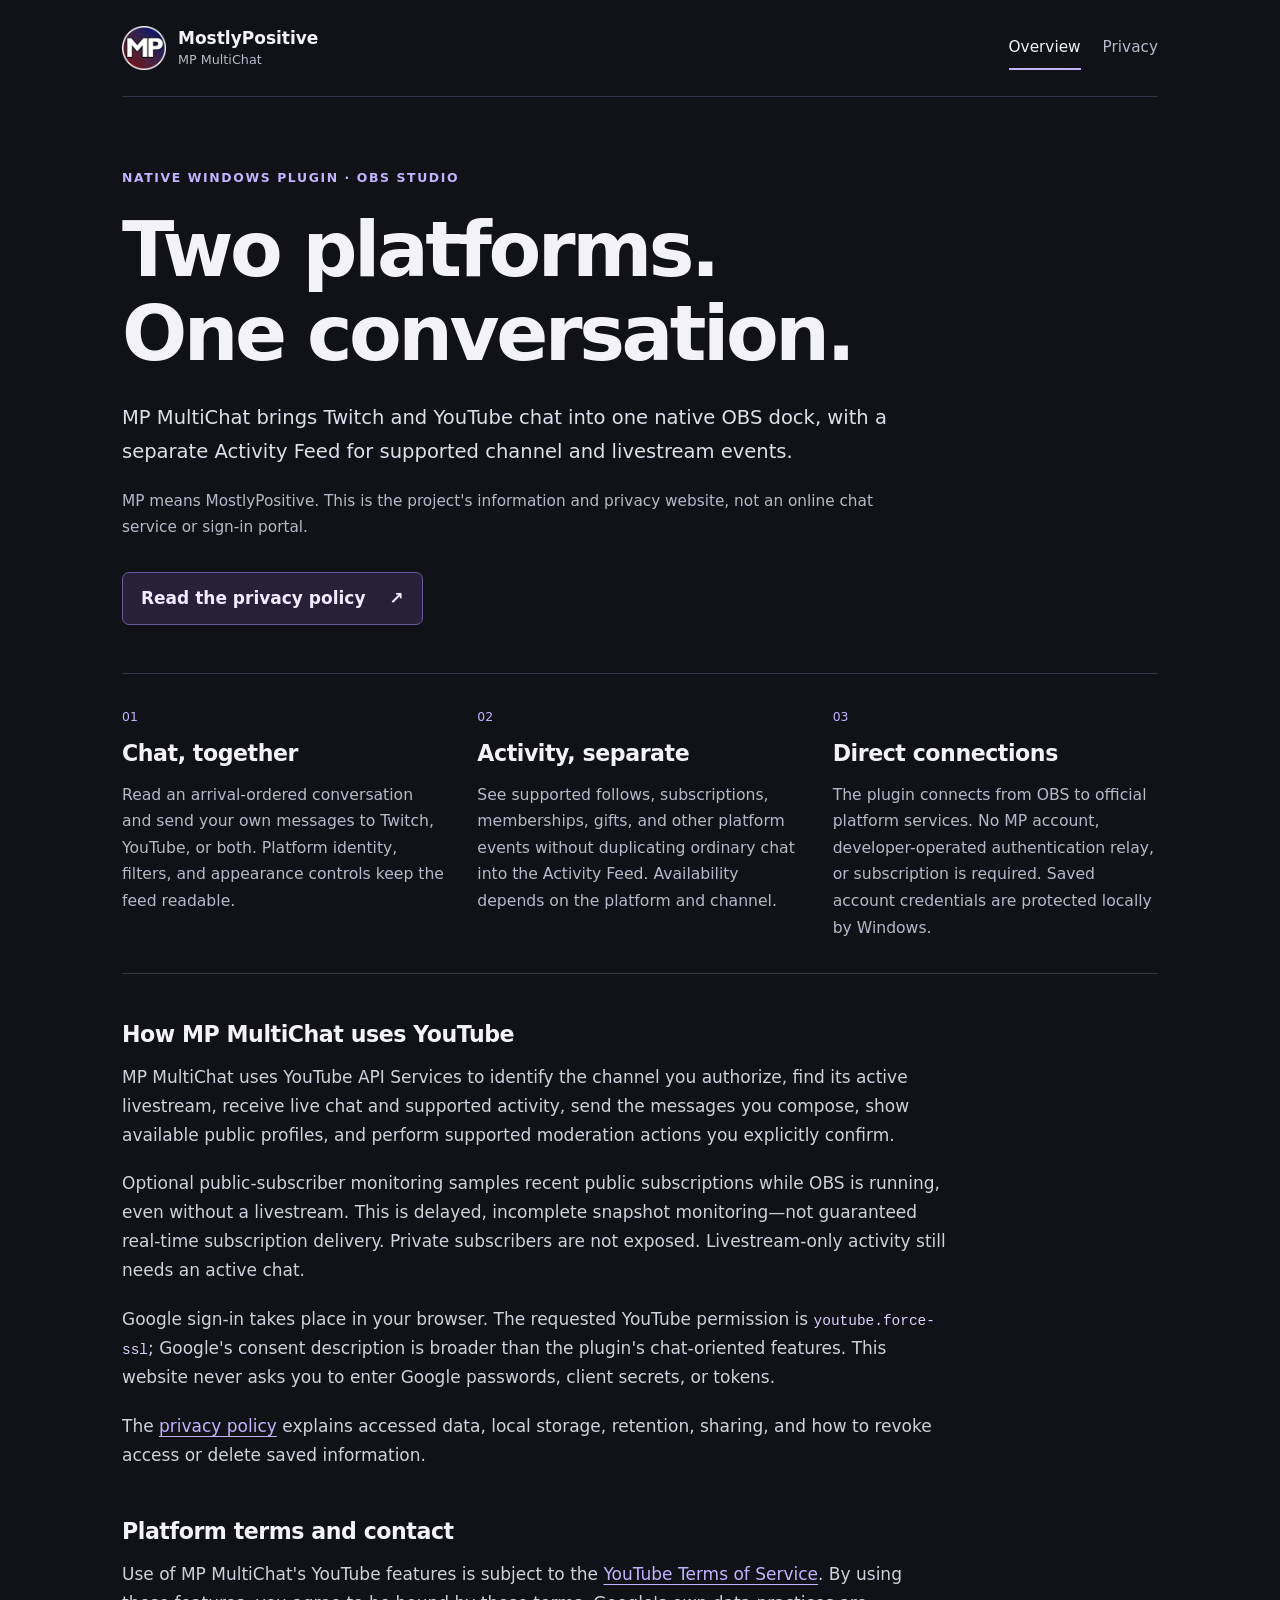
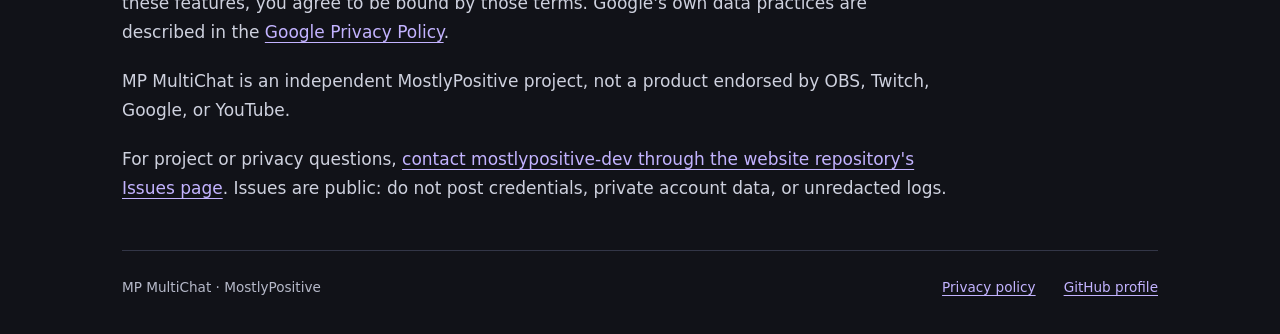
<file: index.html>
<!doctype html>
<html lang="en">
<head>
  <meta charset="utf-8">
  <meta name="viewport" content="width=device-width, initial-scale=1">
  <meta name="description" content="MP MultiChat by MostlyPositive: native Twitch and YouTube chat and activity docks for OBS Studio on Windows.">
  <meta name="referrer" content="no-referrer">
  <title>MP MultiChat — MostlyPositive</title>
  <link rel="stylesheet" href="styles.css">
  <link rel="icon" href="logo.png" type="image/png">
</head>
<body>
  <a class="skip" href="#main">Skip to content</a>
  <div class="shell">
    <header>
      <a class="brand" href="index.html"><img src="logo.png" alt="" width="44" height="44"><span>MostlyPositive<span class="brand-note">MP MultiChat</span></span></a>
      <nav aria-label="Main navigation"><a aria-current="page" href="index.html">Overview</a><a href="privacy.html">Privacy</a></nav>
    </header>
    <main id="main">
      <section class="intro">
        <p class="eyebrow">Native Windows plugin · OBS Studio</p>
        <h1>Two platforms.<br>One conversation.</h1>
        <p class="lead">MP MultiChat brings Twitch and YouTube chat into one native OBS dock, with a separate Activity Feed for supported channel and livestream events.</p>
        <p class="subtle">MP means MostlyPositive. This is the project's information and privacy website, not an online chat service or sign-in portal.</p>
        <a class="button" href="privacy.html">Read the privacy policy <span aria-hidden="true">↗</span></a>
      </section>
      <section class="features" aria-label="How the plugin works">
        <article><span class="number">01</span><h2>Chat, together</h2><p>Read an arrival-ordered conversation and send your own messages to Twitch, YouTube, or both. Platform identity, filters, and appearance controls keep the feed readable.</p></article>
        <article><span class="number">02</span><h2>Activity, separate</h2><p>See supported follows, subscriptions, memberships, gifts, and other platform events without duplicating ordinary chat into the Activity Feed. Availability depends on the platform and channel.</p></article>
        <article><span class="number">03</span><h2>Direct connections</h2><p>The plugin connects from OBS to official platform services. No MP account, developer-operated authentication relay, or subscription is required. Saved account credentials are protected locally by Windows.</p></article>
      </section>
      <section class="reading" aria-labelledby="youtube-heading">
        <h2 id="youtube-heading">How MP MultiChat uses YouTube</h2>
        <p>MP MultiChat uses YouTube API Services to identify the channel you authorize, find its active livestream, receive live chat and supported activity, send the messages you compose, show available public profiles, and perform supported moderation actions you explicitly confirm.</p>
        <p>Optional public-subscriber monitoring samples recent public subscriptions while OBS is running, even without a livestream. This is delayed, incomplete snapshot monitoring—not guaranteed real-time subscription delivery. Private subscribers are not exposed. Livestream-only activity still needs an active chat.</p>
        <p>Google sign-in takes place in your browser. The requested YouTube permission is <code>youtube.force-ssl</code>; Google's consent description is broader than the plugin's chat-oriented features. This website never asks you to enter Google passwords, client secrets, or tokens.</p>
        <p>The <a href="privacy.html">privacy policy</a> explains accessed data, local storage, retention, sharing, and how to revoke access or delete saved information.</p>
      </section>
      <section class="reading" id="platform-terms">
        <h2>Platform terms and contact</h2>
        <p>Use of MP MultiChat's YouTube features is subject to the <a href="https://www.youtube.com/t/terms">YouTube Terms of Service</a>. By using these features, you agree to be bound by those terms. Google's own data practices are described in the <a href="https://policies.google.com/privacy">Google Privacy Policy</a>.</p>
        <p>MP MultiChat is an independent MostlyPositive project, not a product endorsed by OBS, Twitch, Google, or YouTube.</p>
        <p>For project or privacy questions, <a href="https://github.com/mostlypositive-dev/mostlypositive-dev.github.io/issues">contact mostlypositive-dev through the website repository's Issues page</a>. Issues are public: do not post credentials, private account data, or unredacted logs.</p>
      </section>
    </main>
    <footer><span>MP MultiChat · MostlyPositive</span><a href="privacy.html">Privacy policy</a><a href="https://github.com/mostlypositive-dev">GitHub profile</a></footer>
  </div>
</body>
</html>
</file>
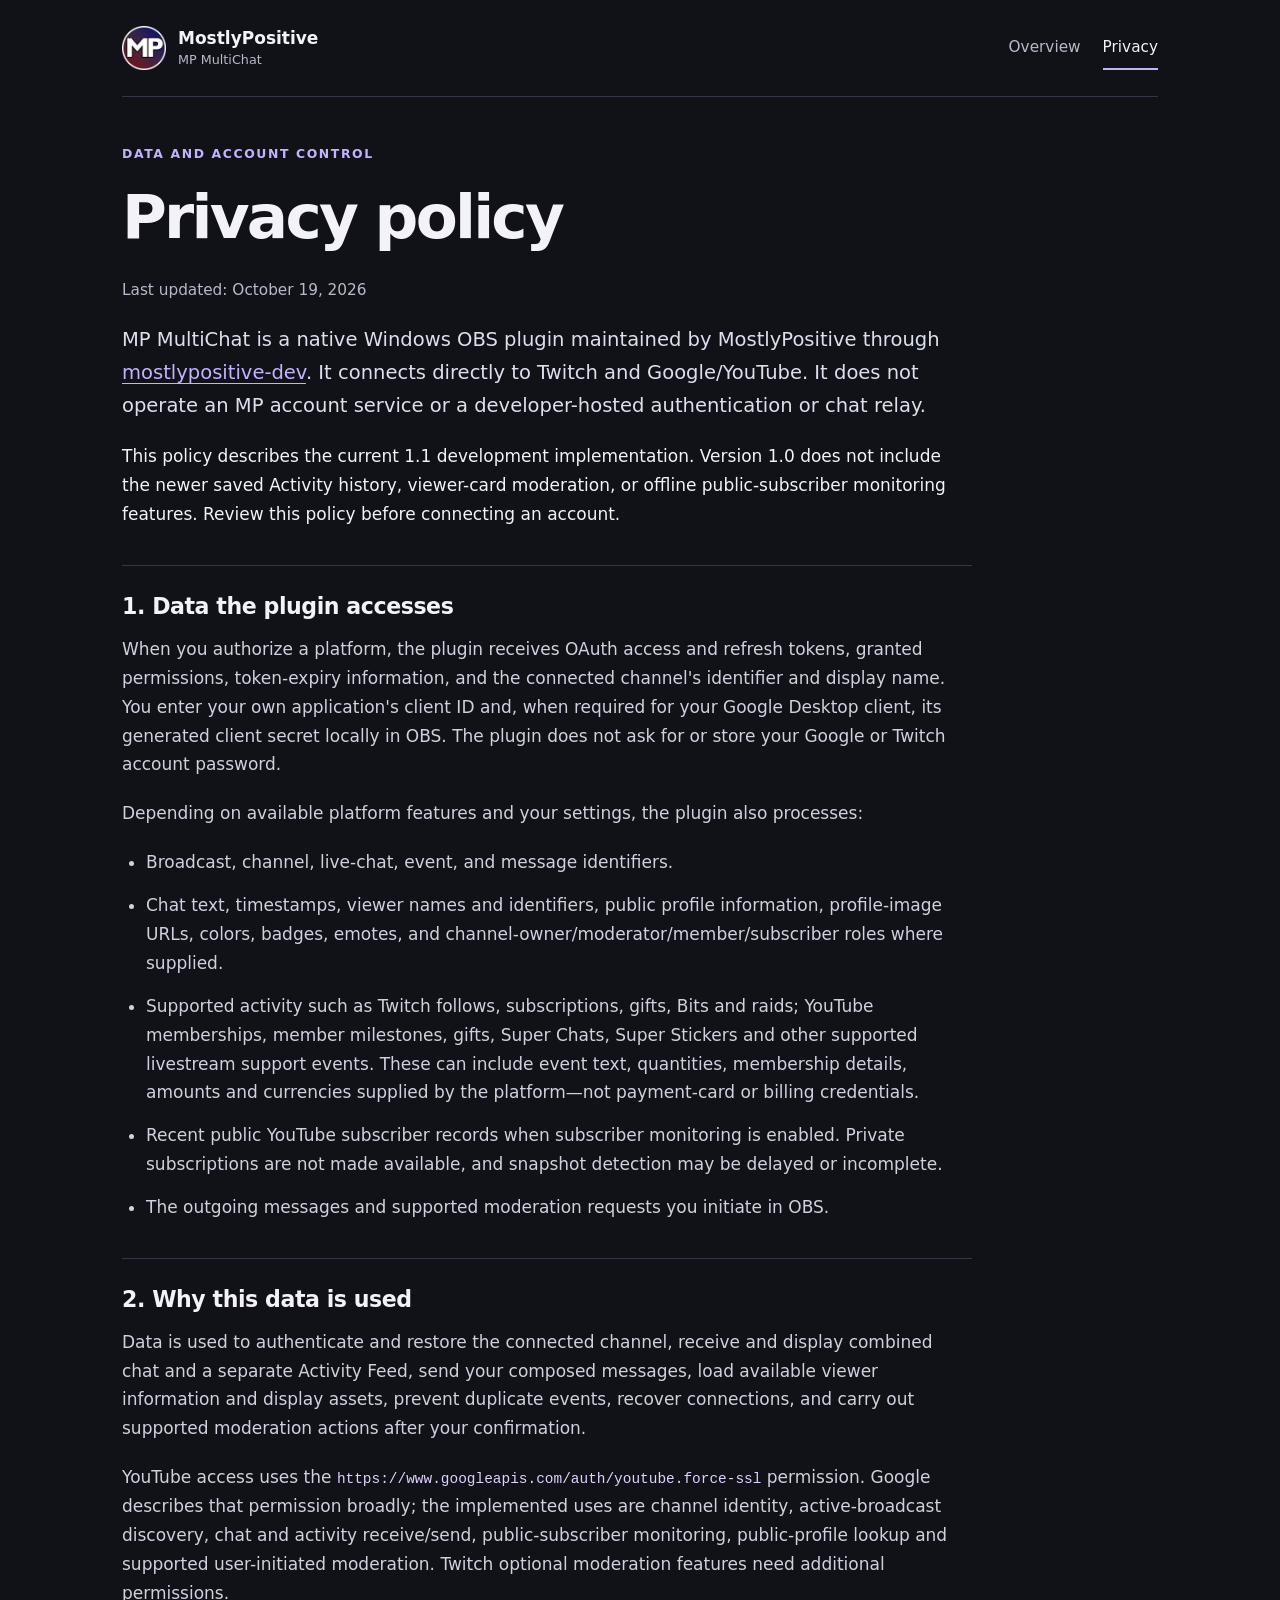
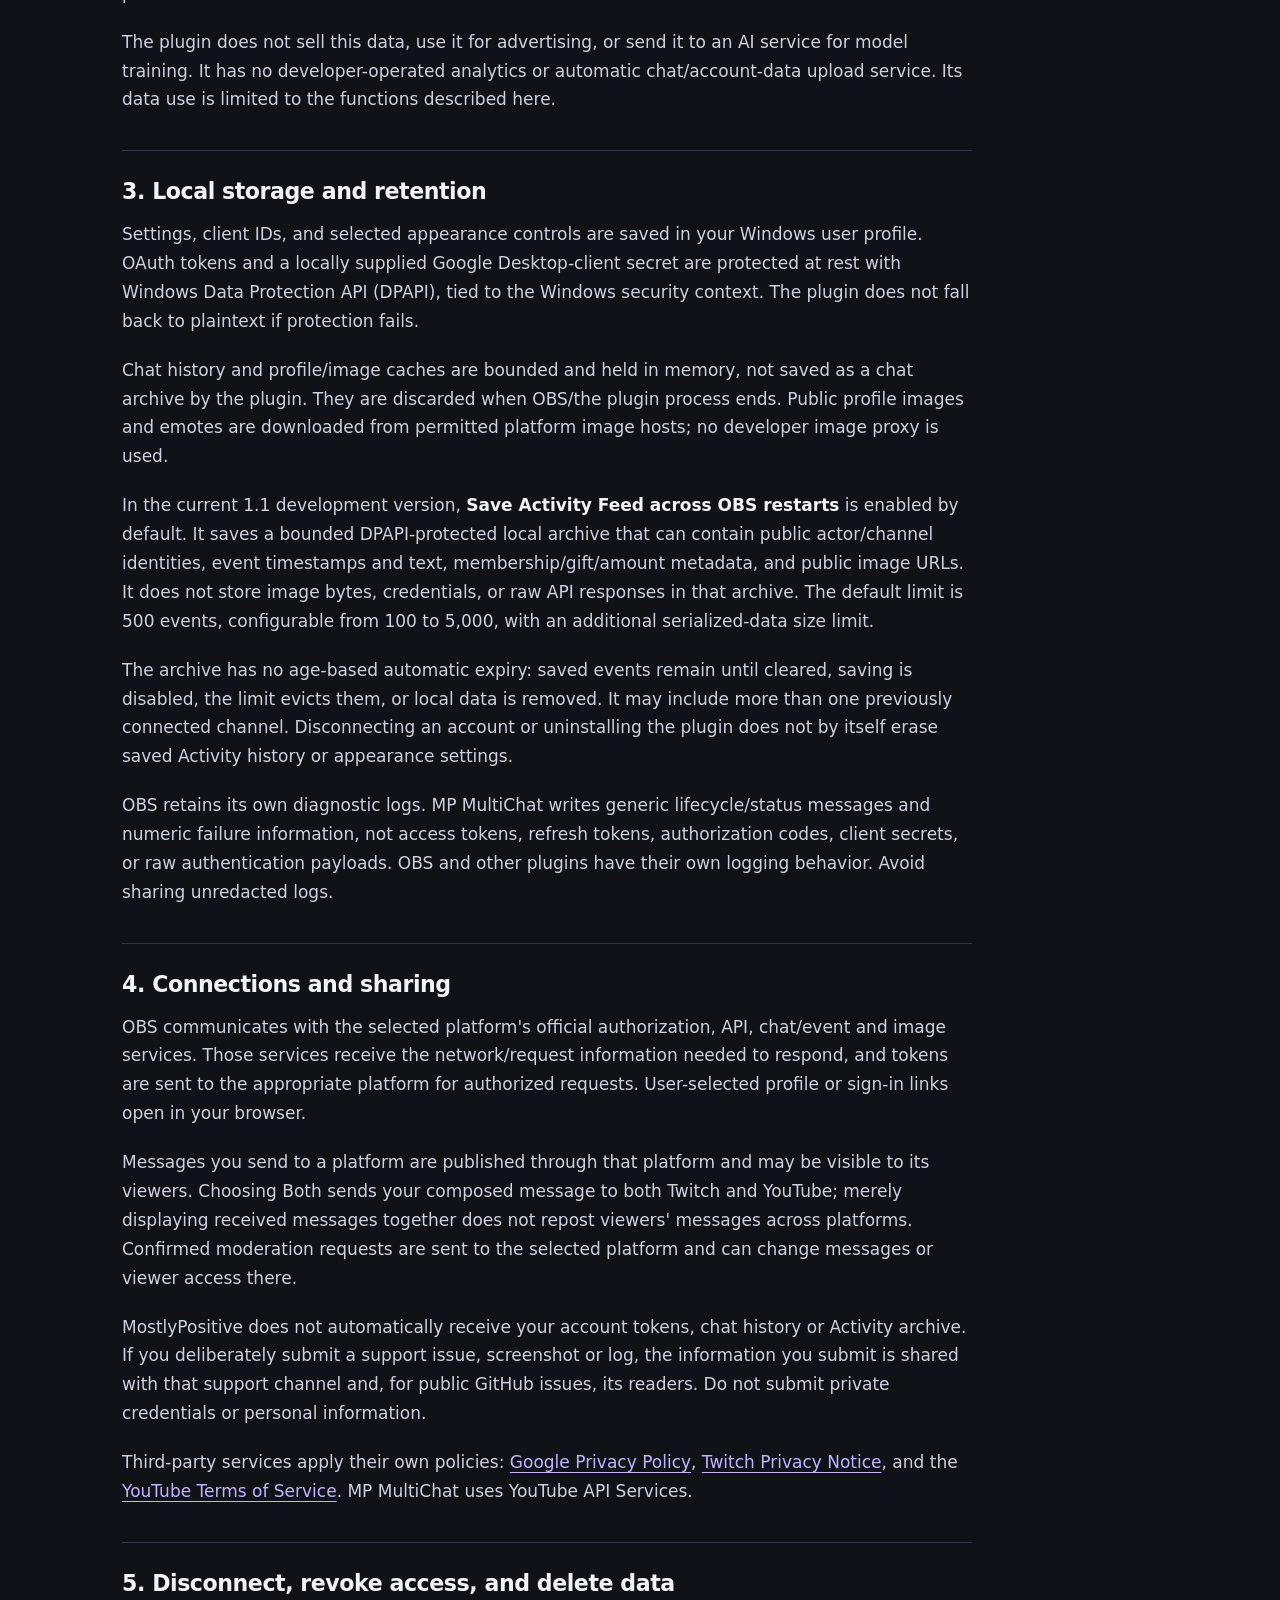
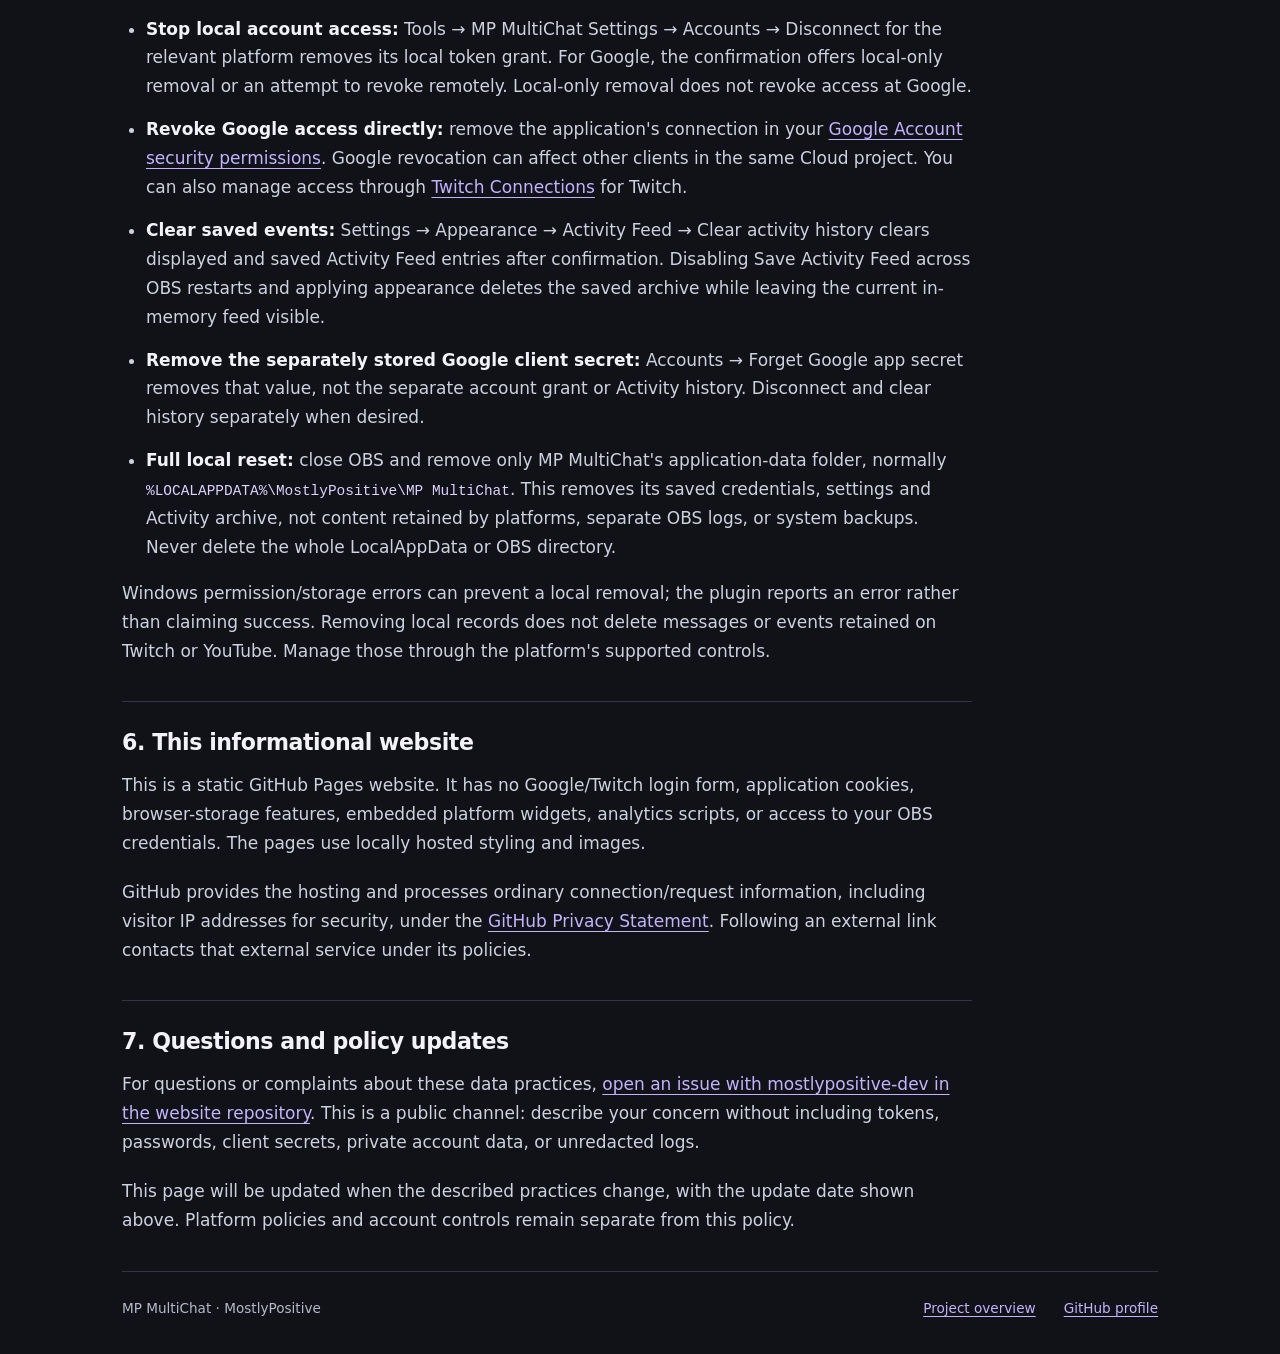
<file: privacy.html>
<!doctype html>
<html lang="en">
<head>
  <meta charset="utf-8">
  <meta name="viewport" content="width=device-width, initial-scale=1">
  <meta name="description" content="How MP MultiChat accesses, uses, stores and deletes Twitch and Google/YouTube data.">
  <meta name="referrer" content="no-referrer">
  <title>Privacy policy — MP MultiChat</title>
  <link rel="stylesheet" href="styles.css">
  <link rel="icon" href="logo.png" type="image/png">
</head>
<body>
  <a class="skip" href="#main">Skip to content</a>
  <div class="shell">
    <header>
      <a class="brand" href="index.html"><img src="logo.png" alt="" width="44" height="44"><span>MostlyPositive<span class="brand-note">MP MultiChat</span></span></a>
      <nav aria-label="Main navigation"><a href="index.html">Overview</a><a aria-current="page" href="privacy.html">Privacy</a></nav>
    </header>
    <main id="main" class="policy">
      <p class="eyebrow">Data and account control</p>
      <h1>Privacy policy</h1>
      <p class="subtle">Last updated: October 19, 2026</p>
      <p class="lead">MP MultiChat is a native Windows OBS plugin maintained by MostlyPositive through <a href="https://github.com/mostlypositive-dev">mostlypositive-dev</a>. It connects directly to Twitch and Google/YouTube. It does not operate an MP account service or a developer-hosted authentication or chat relay.</p>
      <p>This policy describes the current 1.1 development implementation. Version 1.0 does not include the newer saved Activity history, viewer-card moderation, or offline public-subscriber monitoring features. Review this policy before connecting an account.</p>
      <section>
        <h2>1. Data the plugin accesses</h2>
        <p>When you authorize a platform, the plugin receives OAuth access and refresh tokens, granted permissions, token-expiry information, and the connected channel's identifier and display name. You enter your own application's client ID and, when required for your Google Desktop client, its generated client secret locally in OBS. The plugin does not ask for or store your Google or Twitch account password.</p>
        <p>Depending on available platform features and your settings, the plugin also processes:</p>
        <ul>
          <li>Broadcast, channel, live-chat, event, and message identifiers.</li>
          <li>Chat text, timestamps, viewer names and identifiers, public profile information, profile-image URLs, colors, badges, emotes, and channel-owner/moderator/member/subscriber roles where supplied.</li>
          <li>Supported activity such as Twitch follows, subscriptions, gifts, Bits and raids; YouTube memberships, member milestones, gifts, Super Chats, Super Stickers and other supported livestream support events. These can include event text, quantities, membership details, amounts and currencies supplied by the platform—not payment-card or billing credentials.</li>
          <li>Recent public YouTube subscriber records when subscriber monitoring is enabled. Private subscriptions are not made available, and snapshot detection may be delayed or incomplete.</li>
          <li>The outgoing messages and supported moderation requests you initiate in OBS.</li>
        </ul>
      </section>
      <section>
        <h2>2. Why this data is used</h2>
        <p>Data is used to authenticate and restore the connected channel, receive and display combined chat and a separate Activity Feed, send your composed messages, load available viewer information and display assets, prevent duplicate events, recover connections, and carry out supported moderation actions after your confirmation.</p>
        <p>YouTube access uses the <code>https://www.googleapis.com/auth/youtube.force-ssl</code> permission. Google describes that permission broadly; the implemented uses are channel identity, active-broadcast discovery, chat and activity receive/send, public-subscriber monitoring, public-profile lookup and supported user-initiated moderation. Twitch optional moderation features need additional permissions.</p>
        <p>The plugin does not sell this data, use it for advertising, or send it to an AI service for model training. It has no developer-operated analytics or automatic chat/account-data upload service. Its data use is limited to the functions described here.</p>
      </section>
      <section>
        <h2>3. Local storage and retention</h2>
        <p>Settings, client IDs, and selected appearance controls are saved in your Windows user profile. OAuth tokens and a locally supplied Google Desktop-client secret are protected at rest with Windows Data Protection API (DPAPI), tied to the Windows security context. The plugin does not fall back to plaintext if protection fails.</p>
        <p>Chat history and profile/image caches are bounded and held in memory, not saved as a chat archive by the plugin. They are discarded when OBS/the plugin process ends. Public profile images and emotes are downloaded from permitted platform image hosts; no developer image proxy is used.</p>
        <p>In the current 1.1 development version, <strong>Save Activity Feed across OBS restarts</strong> is enabled by default. It saves a bounded DPAPI-protected local archive that can contain public actor/channel identities, event timestamps and text, membership/gift/amount metadata, and public image URLs. It does not store image bytes, credentials, or raw API responses in that archive. The default limit is 500 events, configurable from 100 to 5,000, with an additional serialized-data size limit.</p>
        <p>The archive has no age-based automatic expiry: saved events remain until cleared, saving is disabled, the limit evicts them, or local data is removed. It may include more than one previously connected channel. Disconnecting an account or uninstalling the plugin does not by itself erase saved Activity history or appearance settings.</p>
        <p>OBS retains its own diagnostic logs. MP MultiChat writes generic lifecycle/status messages and numeric failure information, not access tokens, refresh tokens, authorization codes, client secrets, or raw authentication payloads. OBS and other plugins have their own logging behavior. Avoid sharing unredacted logs.</p>
      </section>
      <section>
        <h2>4. Connections and sharing</h2>
        <p>OBS communicates with the selected platform's official authorization, API, chat/event and image services. Those services receive the network/request information needed to respond, and tokens are sent to the appropriate platform for authorized requests. User-selected profile or sign-in links open in your browser.</p>
        <p>Messages you send to a platform are published through that platform and may be visible to its viewers. Choosing Both sends your composed message to both Twitch and YouTube; merely displaying received messages together does not repost viewers' messages across platforms. Confirmed moderation requests are sent to the selected platform and can change messages or viewer access there.</p>
        <p>MostlyPositive does not automatically receive your account tokens, chat history or Activity archive. If you deliberately submit a support issue, screenshot or log, the information you submit is shared with that support channel and, for public GitHub issues, its readers. Do not submit private credentials or personal information.</p>
        <p>Third-party services apply their own policies: <a href="https://policies.google.com/privacy">Google Privacy Policy</a>, <a href="https://www.twitch.tv/p/en/legal/privacy-notice/">Twitch Privacy Notice</a>, and the <a href="https://www.youtube.com/t/terms">YouTube Terms of Service</a>. MP MultiChat uses YouTube API Services.</p>
      </section>
      <section>
        <h2>5. Disconnect, revoke access, and delete data</h2>
        <ul>
          <li><strong>Stop local account access:</strong> Tools → MP MultiChat Settings → Accounts → Disconnect for the relevant platform removes its local token grant. For Google, the confirmation offers local-only removal or an attempt to revoke remotely. Local-only removal does not revoke access at Google.</li>
          <li><strong>Revoke Google access directly:</strong> remove the application's connection in your <a href="https://security.google.com/settings/security/permissions">Google Account security permissions</a>. Google revocation can affect other clients in the same Cloud project. You can also manage access through <a href="https://www.twitch.tv/settings/connections">Twitch Connections</a> for Twitch.</li>
          <li><strong>Clear saved events:</strong> Settings → Appearance → Activity Feed → Clear activity history clears displayed and saved Activity Feed entries after confirmation. Disabling Save Activity Feed across OBS restarts and applying appearance deletes the saved archive while leaving the current in-memory feed visible.</li>
          <li><strong>Remove the separately stored Google client secret:</strong> Accounts → Forget Google app secret removes that value, not the separate account grant or Activity history. Disconnect and clear history separately when desired.</li>
          <li><strong>Full local reset:</strong> close OBS and remove only MP MultiChat's application-data folder, normally <code>%LOCALAPPDATA%\MostlyPositive\MP MultiChat</code>. This removes its saved credentials, settings and Activity archive, not content retained by platforms, separate OBS logs, or system backups. Never delete the whole LocalAppData or OBS directory.</li>
        </ul>
        <p>Windows permission/storage errors can prevent a local removal; the plugin reports an error rather than claiming success. Removing local records does not delete messages or events retained on Twitch or YouTube. Manage those through the platform's supported controls.</p>
      </section>
      <section>
        <h2>6. This informational website</h2>
        <p>This is a static GitHub Pages website. It has no Google/Twitch login form, application cookies, browser-storage features, embedded platform widgets, analytics scripts, or access to your OBS credentials. The pages use locally hosted styling and images.</p>
        <p>GitHub provides the hosting and processes ordinary connection/request information, including visitor IP addresses for security, under the <a href="https://docs.github.com/en/site-policy/privacy-policies/github-general-privacy-statement">GitHub Privacy Statement</a>. Following an external link contacts that external service under its policies.</p>
      </section>
      <section>
        <h2>7. Questions and policy updates</h2>
        <p>For questions or complaints about these data practices, <a href="https://github.com/mostlypositive-dev/mostlypositive-dev.github.io/issues">open an issue with mostlypositive-dev in the website repository</a>. This is a public channel: describe your concern without including tokens, passwords, client secrets, private account data, or unredacted logs.</p>
        <p>This page will be updated when the described practices change, with the update date shown above. Platform policies and account controls remain separate from this policy.</p>
      </section>
    </main>
    <footer><span>MP MultiChat · MostlyPositive</span><a href="index.html">Project overview</a><a href="https://github.com/mostlypositive-dev">GitHub profile</a></footer>
  </div>
</body>
</html>
</file>
<file: styles.css>
:root { color-scheme: dark; --bg: #111218; --surface: #191b25; --ink: #f2f2f8; --muted: #b6b9c9; --line: #333647; --accent: #c3b3ff; }
* { box-sizing: border-box; }
html { font: 17px/1.7 system-ui, -apple-system, "Segoe UI", sans-serif; background: var(--bg); color: var(--ink); }
body { margin: 0; }
a { color: var(--accent); text-underline-offset: .22em; }
a:hover { color: #e6deff; }
a:focus-visible { outline: 3px solid #f5cf6a; outline-offset: 5px; border-radius: 3px; }
.shell { max-width: 1100px; margin: auto; padding: 0 32px; }
header { display: flex; align-items: center; justify-content: space-between; gap: 24px; padding: 26px 0; border-bottom: 1px solid var(--line); }
.brand { display: flex; gap: 12px; align-items: center; color: var(--ink); font-weight: 700; text-decoration: none; line-height: 1.3; }
.brand img { flex: none; object-fit: contain; }
.brand-note { display: block; color: var(--muted); font-size: .75rem; font-weight: 400; margin-top: 3px; }
nav { display: flex; flex-wrap: wrap; gap: 22px; font-size: .9rem; }
nav a { color: var(--muted); text-decoration: none; padding: 8px 0; }
nav a[aria-current] { color: var(--ink); border-bottom: 2px solid var(--accent); }
.intro { padding: 70px 0 48px; max-width: 790px; }
.eyebrow { text-transform: uppercase; letter-spacing: .13em; font-size: .73rem; font-weight: 700; color: var(--accent); }
h1 { font-size: clamp(2.4rem, 6vw, 4.6rem); line-height: 1.09; letter-spacing: -.045em; margin: 20px 0 26px; }
h2 { font-size: 1.3rem; line-height: 1.3; letter-spacing: -.02em; margin: 0 0 14px; }
p { margin: 0 0 20px; }
.lead { color: #dce0ed; font-size: 1.15rem; line-height: 1.7; }
.subtle { color: var(--muted); font-size: .9rem; }
.button { display: inline-flex; gap: 24px; align-items: center; margin-top: 12px; padding: 11px 18px; border: 1px solid #6b5b9c; border-radius: 7px; background: #282037; color: #f2eaff; font-weight: 600; text-decoration: none; }
.button:hover { background: #352b49; }
.features { display: grid; grid-template-columns: repeat(3, minmax(0, 1fr)); gap: 30px; border-block: 1px solid var(--line); padding: 32px 0; margin-bottom: 46px; }
.features p { font-size: .92rem; color: var(--muted); margin-bottom: 0; }
.number { display: block; color: var(--accent); font-size: .73rem; margin-bottom: 12px; font-variant-numeric: tabular-nums; }
.reading { max-width: 830px; padding-bottom: 28px; }
.reading p, .policy section { color: #ced1de; }
.policy { max-width: 850px; padding-top: 46px; }
.policy h1 { font-size: clamp(2.2rem, 5vw, 3.6rem); }
.policy section { margin: 36px 0; padding-top: 26px; border-top: 1px solid var(--line); }
.policy h2 { color: var(--ink); }
ul { padding-left: 24px; }
li { margin-bottom: 14px; }
strong { color: var(--ink); }
code { color: #ded2ff; font-size: .85em; overflow-wrap: anywhere; }
footer { display: flex; flex-wrap: wrap; gap: 14px 28px; border-top: 1px solid var(--line); padding: 25px 0 34px; font-size: .8rem; color: var(--muted); }
footer span { margin-right: auto; }
.skip { position: absolute; left: 16px; top: -100px; padding: 10px 16px; background: var(--surface); z-index: 2; }
.skip:focus { top: 12px; }
@media (max-width: 640px) { .shell { padding: 0 20px; } header { align-items: flex-start; gap: 18px; flex-direction: column; } .intro { padding-top: 42px; } .features { grid-template-columns: 1fr; gap: 28px; } .policy { padding-top: 30px; } }
@media print { :root { --bg: white; --ink: black; --muted: #333; --line: #bbb; --accent: #302070; } html { color-scheme: light; font-size: 11pt; } .lead, .reading p, .policy section { color: #222; } nav, .skip, .button { display: none; } h2 { break-after: avoid; } }
</file>
